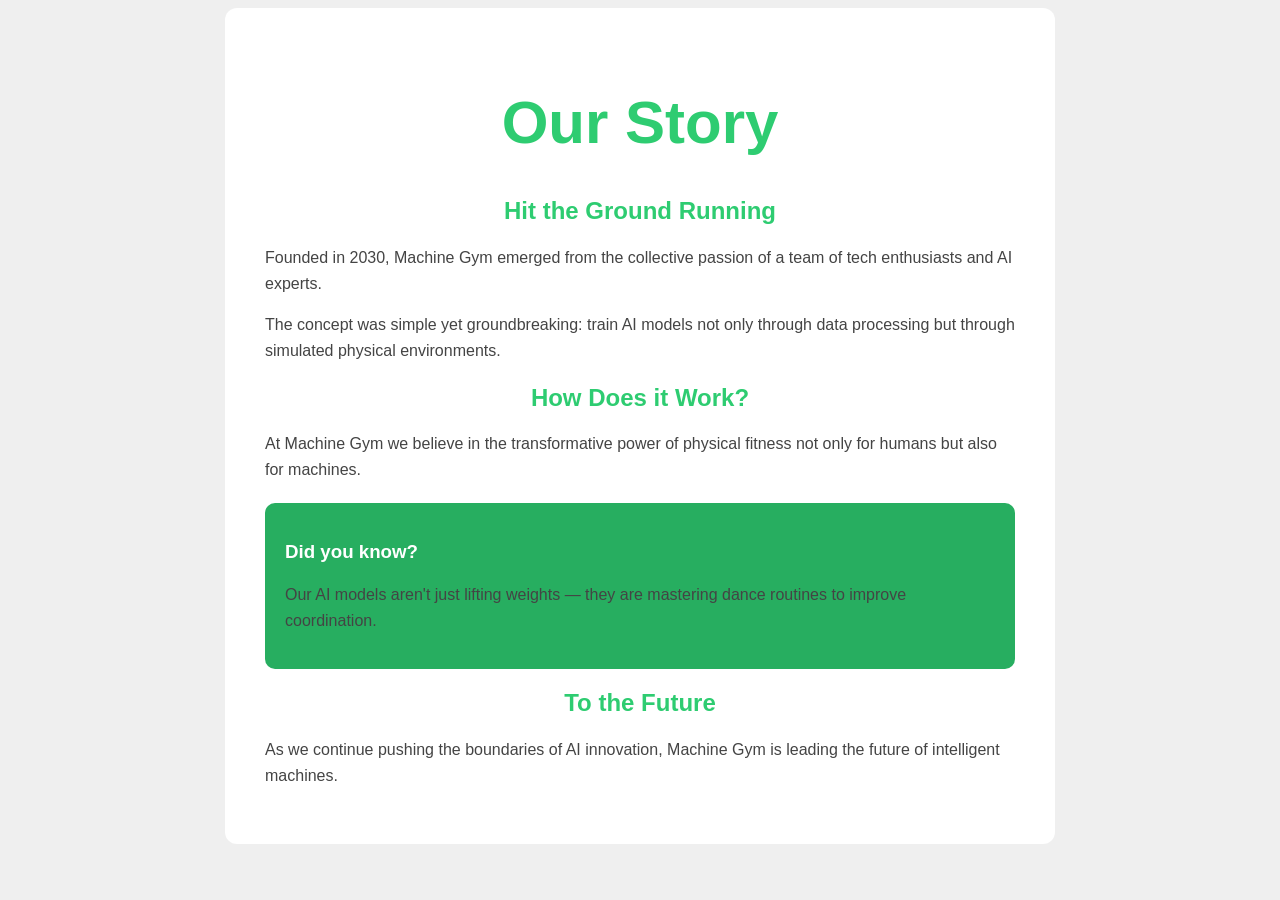
<file: exercise2-our-story/index.HTML>
<!DOCTYPE html>
<html>

<head>

    <!-- Character encoding -->
    <meta charset="UTF-8">

    <!-- Page title -->
    <title>Our Story</title>

    <!-- Linking CSS -->
    <link rel="stylesheet" href="style.css">

</head>

<body>

<!-- Main container for page content -->
<main class="container">

    <!-- Page header -->
    <header>

        <!-- Main heading -->
        <h1>Our Story</h1>

        <!-- Sub heading -->
        <h2>Hit the Ground Running</h2>

    </header>

    <!-- Introduction section -->
    <section>

        <p>
            Founded in 2030, Machine Gym emerged from the collective
            passion of a team of tech enthusiasts and AI experts.
        </p>

        <p>
            The concept was simple yet groundbreaking:
            train AI models not only through data processing but
            through simulated physical environments.
        </p>

    </section>

    <!-- How it works section -->
    <section>

        <h2>How Does it Work?</h2>

        <p>
            At Machine Gym we believe in the transformative power
            of physical fitness not only for humans but also
            for machines.
        </p>

    </section>

    <!-- Highlight fact box -->
    <section class="fact-box">

        <h3>Did you know?</h3>

        <p>
            Our AI models aren't just lifting weights —
            they are mastering dance routines
            to improve coordination.
        </p>

    </section>

    <!-- Future section -->
    <section>

        <h2>To the Future</h2>

        <p>
            As we continue pushing the boundaries of AI innovation,
            Machine Gym is leading the future of intelligent machines.
        </p>

    </section>

</main>

</body>
</html>
</file>
<file: exercise2-our-story/style.css>
/* Page background and base font */
body{
    font-family: 'Trebuchet MS', sans-serif;
    background:#efefef;
}

/* Main container styling */
.container{
    max-width:750px;
    margin:auto;
    background:white;
    padding:40px;
    border-radius:12px;
}

/* Main heading styling */
h1{
    font-size:60px;
    color:#2ecc71;
    text-align:center;
}

/* Secondary heading styling */
h2{
    color:#2ecc71;
    text-align:center;
}

/* Paragraph text styling */
p{
    line-height:1.6;
    color:#444;
}

/* Green information box */
.fact-box{
    background:#27ae60;
    color:white;
    padding:20px;
    border-radius:10px;
    margin:20px 0;
}
</file>
